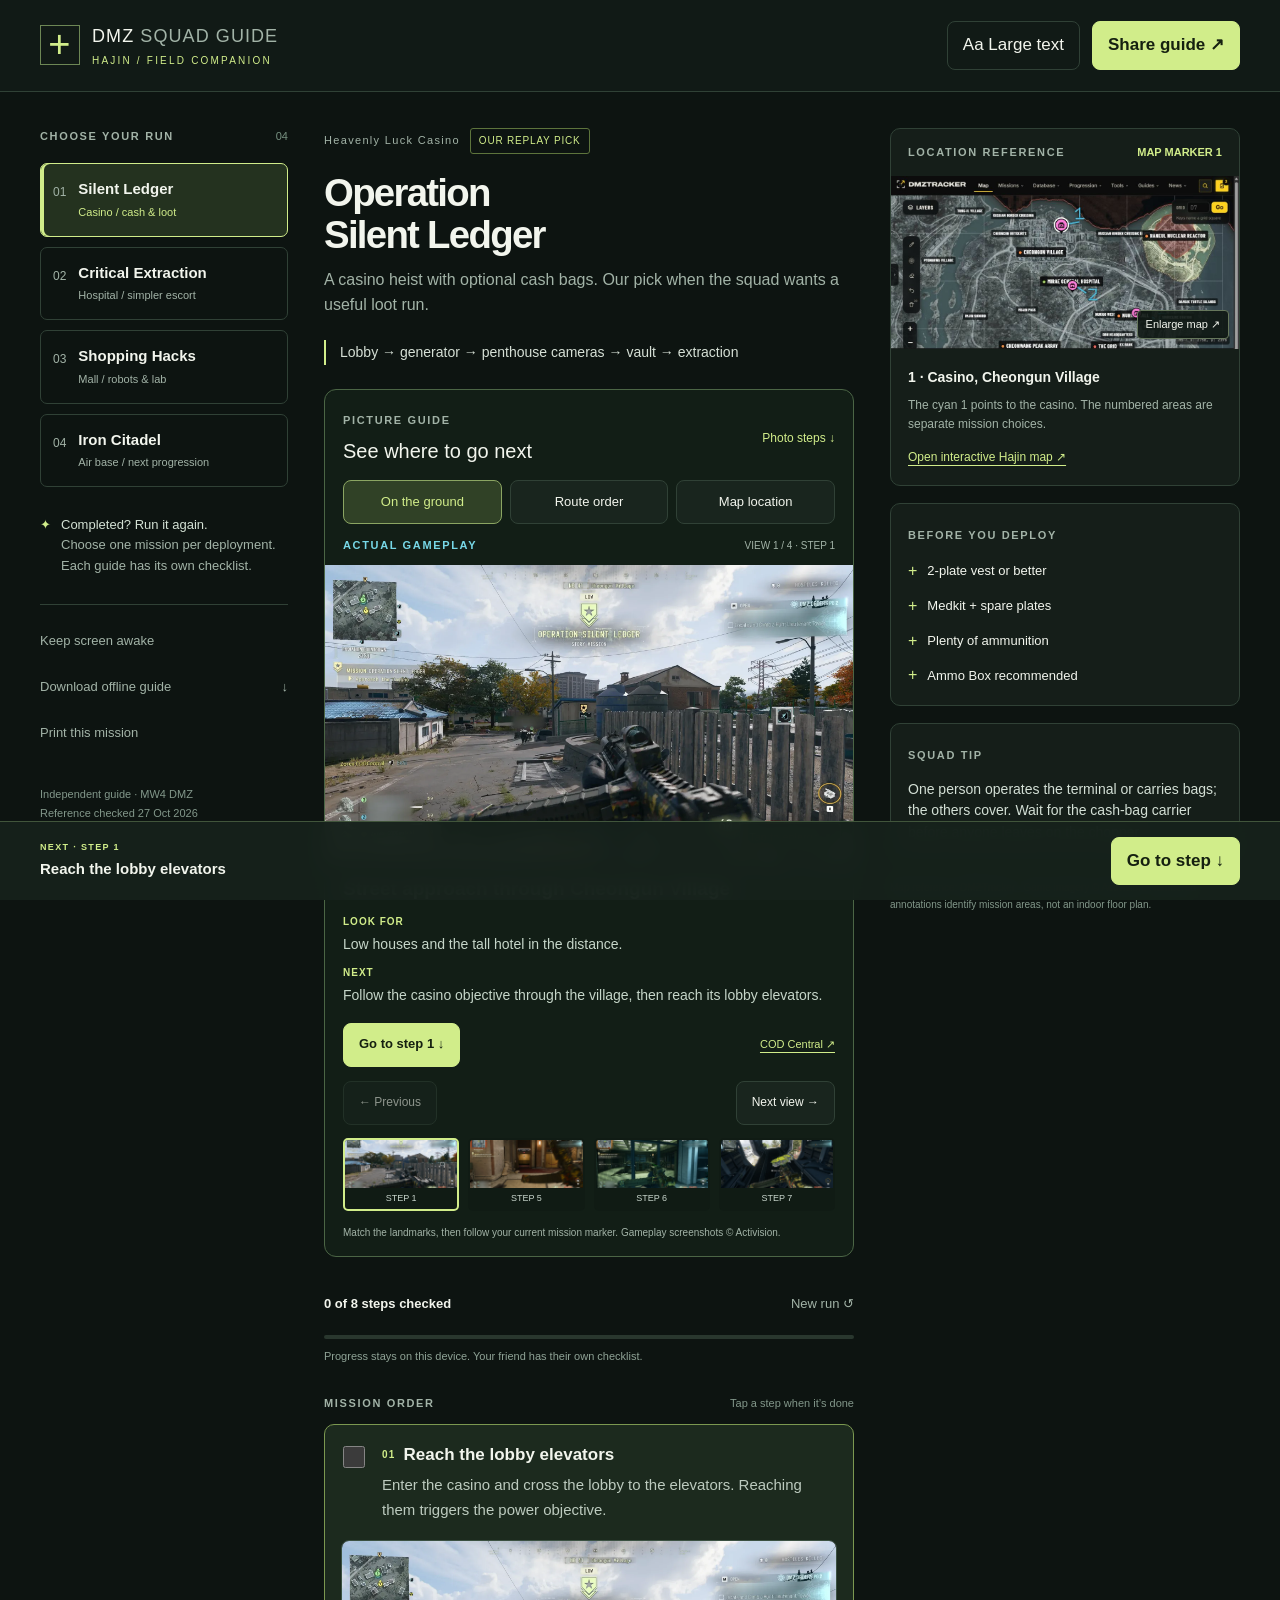
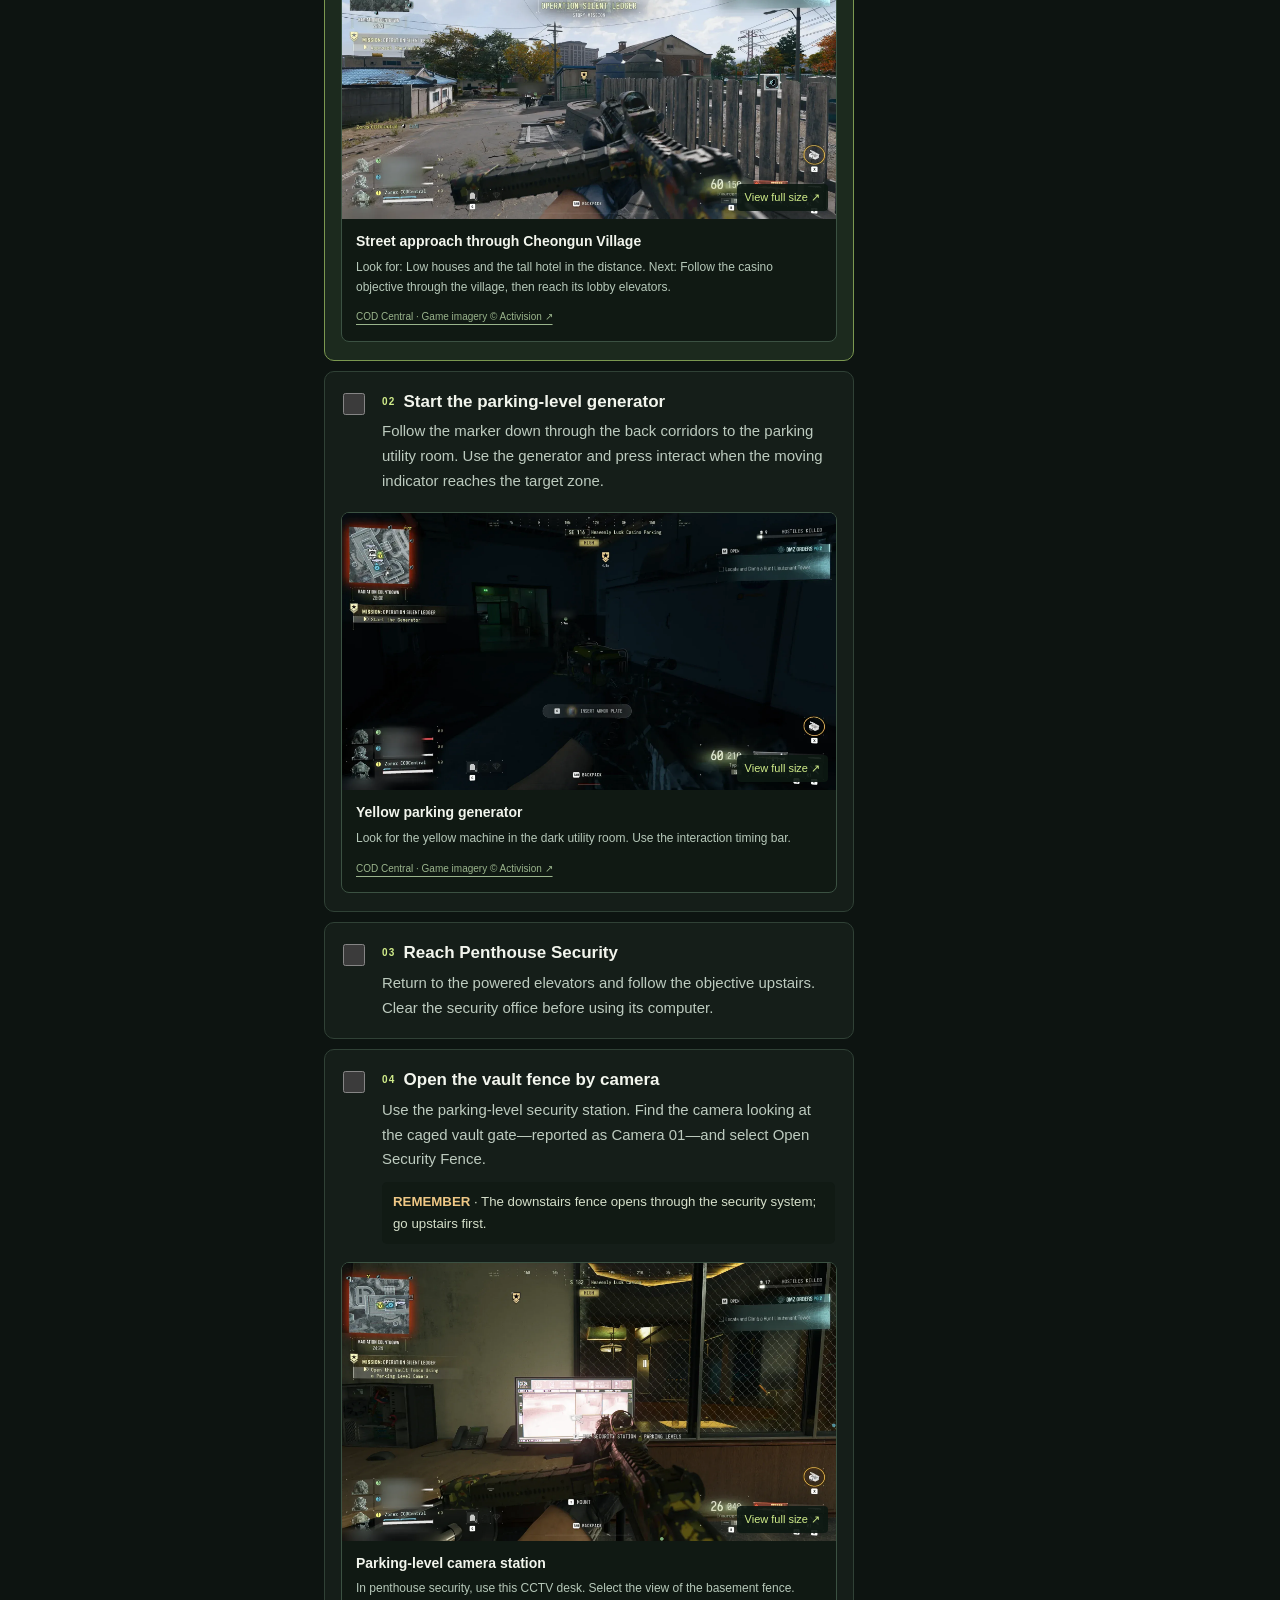
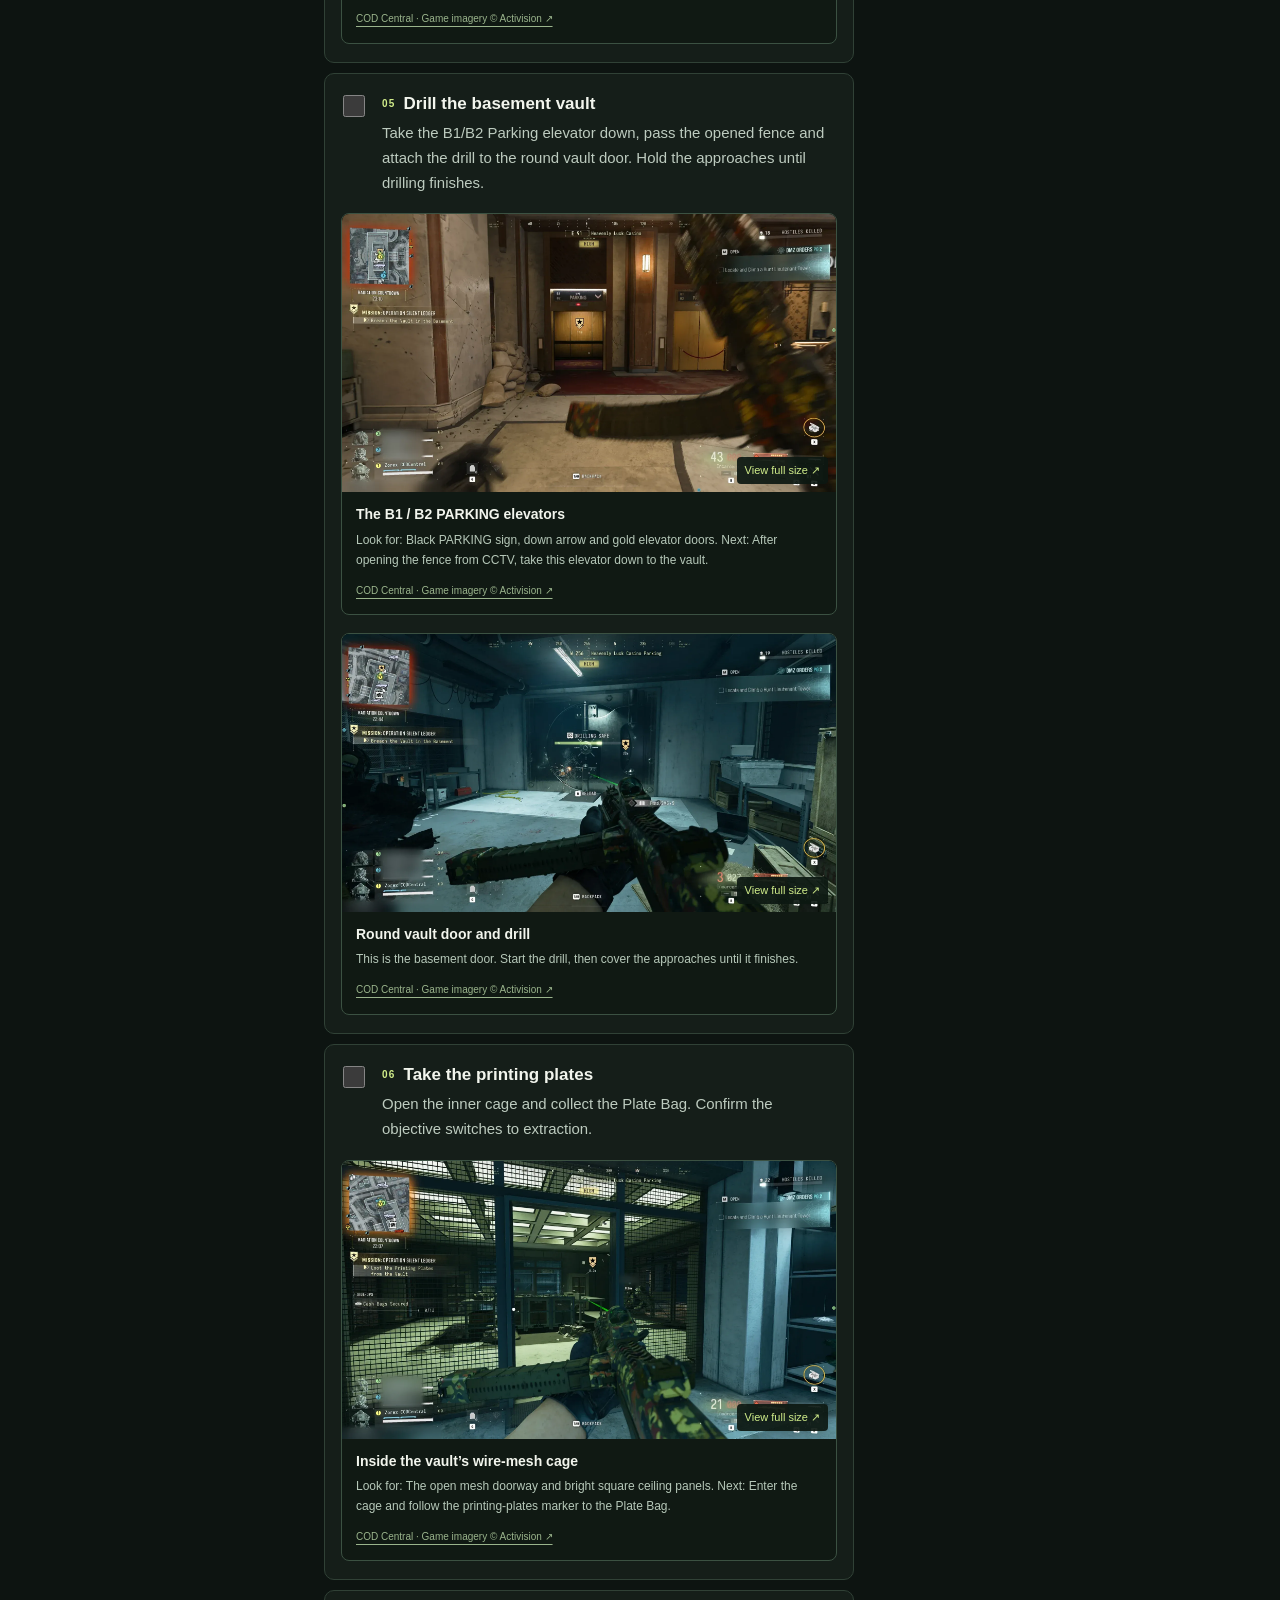
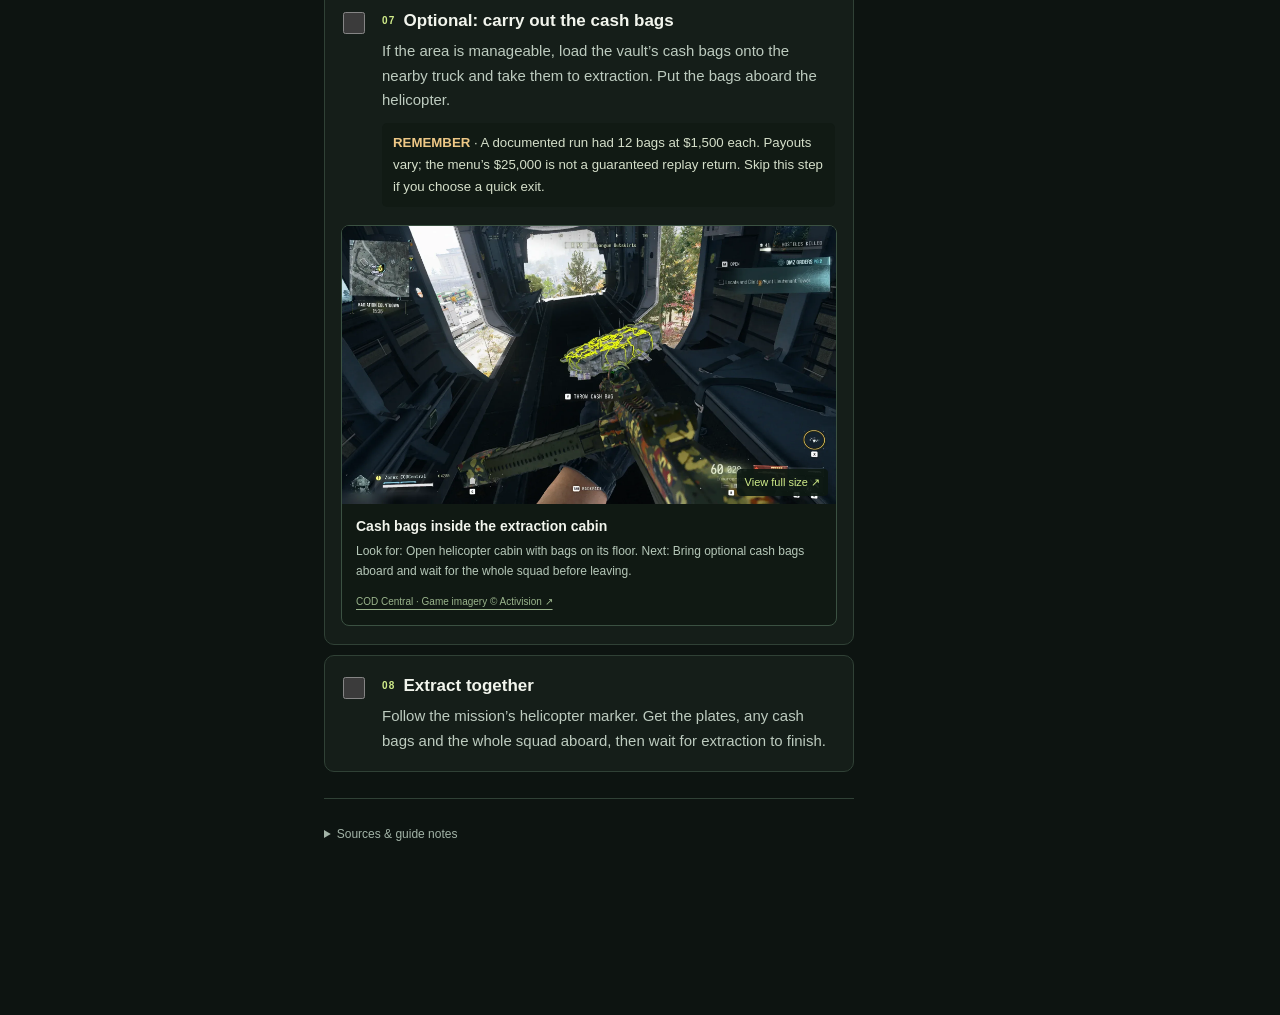
<file: docs/index.html>
<!doctype html>
<html lang="en">
<head>
  <meta charset="utf-8">
  <meta name="viewport" content="width=device-width, initial-scale=1, viewport-fit=cover">
  <meta name="theme-color" content="#111a16">
  <meta name="description" content="A phone and second-monitor companion for four Hajin DMZ missions. Follow ordered steps, track your run, and share a mission with your squad.">
  <title>DMZ Squad Guide · Hajin</title>
  <link rel="icon" href="data:image/svg+xml,%3Csvg xmlns='http://www.w3.org/2000/svg' viewBox='0 0 48 48'%3E%3Crect width='48' height='48' rx='12' fill='%23111a16'/%3E%3Cpath d='M12 24h24M24 12v24' stroke='%23d1ed8a' stroke-width='4'/%3E%3C/svg%3E">
  <link rel="stylesheet" href="styles.css">
</head>
<body>
  <a class="skip" href="#mission">Skip to mission steps</a>
  <header class="topbar">
    <a href="#silent-ledger" class="brand"><span class="crosshair" aria-hidden="true">+</span><span>DMZ <b>SQUAD GUIDE</b><small>HAJIN / FIELD COMPANION</small></span></a>
    <div class="top-actions"><button id="largeText" class="quiet" aria-pressed="false">Aa <span>Large text</span></button><button id="shareButton" class="primary">Share guide <span aria-hidden="true">↗</span></button></div>
  </header>
  <div class="workspace">
    <aside class="mission-rail" aria-label="Mission selection">
      <div class="rail-heading"><span class="eyebrow">CHOOSE YOUR RUN</span><span class="count">04</span></div>
      <nav id="missionNav" aria-label="Missions"></nav>
      <div class="rail-note"><span class="tiny-cross" aria-hidden="true">✦</span><p><strong>Completed? Run it again.</strong><br>Choose one mission per deployment. Each guide has its own checklist.</p></div>
      <div class="rail-tools"><button id="wakeButton" class="utility" aria-pressed="false">Keep screen awake</button><a class="utility" href="dmz-guide-offline.html" download>Download offline guide <span aria-hidden="true">↓</span></a><button id="printButton" class="utility">Print this mission</button></div>
      <p class="rail-foot">Independent guide · MW4 DMZ<br>Reference checked 27 Oct 2026</p>
    </aside>
    <main id="mission" tabindex="-1">
      <div id="missionHeader"></div>
      <section class="visual-panel" aria-label="Visual mission guide">
        <div class="visual-heading"><div><span class="eyebrow">PICTURE GUIDE</span><h2>See where to go next</h2></div><button id="photoJump" class="text-button">Photo steps ↓</button></div>
        <div class="visual-tabs" role="group" aria-label="Choose picture"><button id="showGround" aria-pressed="true">On the ground</button><button id="showRoute" aria-pressed="false">Route order</button><button id="showLocation" aria-pressed="false">Map location</button></div>
        <div id="groundView"><div class="ground-label"><span class="eyebrow">ACTUAL GAMEPLAY</span><span id="groundCount"></span></div><button id="groundImageButton" class="visual-preview"><img id="groundImage" alt=""><span>Tap to enlarge ↗</span></button><div class="ground-caption"><h3 id="groundTitle"></h3><p><b>LOOK FOR</b><span id="groundLandmark"></span></p><p><b>NEXT</b><span id="groundNext"></span></p><div class="ground-actions"><button id="groundStep" class="primary">Go to this step ↓</button><a id="groundSource" target="_blank" rel="noopener">Image source ↗</a></div></div><div class="ground-navigation"><button id="groundPrevious" aria-label="Previous ground view">← Previous</button><button id="groundNextButton" aria-label="Next ground view">Next view →</button></div><div id="groundChoices" class="ground-choices" role="group" aria-label="Choose a ground-level view"></div><p class="ground-note">Match the landmarks, then follow your current mission marker. Gameplay screenshots © Activision.</p></div>
        <button id="visualPreview" class="visual-preview" aria-label="Enlarge route picture"><img id="routePreview" alt=""><span>Tap to enlarge ↗</span></button>
        <p id="visualCaption" class="visual-caption"></p>
        <a id="downloadRoute" class="route-download" download>Save route picture ↓</a>
      </section>
      <div class="progress-block"><div class="progress-meta"><strong id="progressText" aria-live="polite"></strong><button id="resetButton" class="text-button">New run ↺</button></div><div class="progress-track" role="progressbar" aria-label="Mission progress" aria-valuemin="0" aria-valuemax="100" aria-valuenow="0"><span id="progressFill"></span></div><p class="local-note">Progress stays on this device. Your friend has their own checklist.</p></div>
      <div class="route-heading"><span class="eyebrow">MISSION ORDER</span><span>Tap a step when it’s done</span></div>
      <ol id="steps" class="steps"></ol>
      <div id="completion" class="completion" hidden><span aria-hidden="true">✓</span><div><strong>Run checklist complete.</strong><p>Confirm the game shows mission completion and successful extraction.</p></div></div>
      <details id="sources" class="sources"><summary>Sources & guide notes</summary><div id="sourceLinks"></div><p>Mission markers and your in-game objective take priority. Codes, threats and payouts can vary. This is a community reference, not a live game connection.</p></details>
    </main>
    <aside class="intel" aria-label="Map and squad notes">
      <div class="intel-sticky">
        <section class="map-card"><div class="card-top"><span class="eyebrow">LOCATION REFERENCE</span><span id="mapNumber" class="map-number"></span></div><button id="mapButton" class="map-button" aria-label="Enlarge mission map"><img id="mapImage" alt=""><span class="map-expand">Enlarge map ↗</span></button><div class="map-caption"><strong id="mapTitle"></strong><p id="mapCaption"></p><a id="liveMap" href="https://dmztracker.gg/map/hajin/" target="_blank" rel="noopener">Open interactive Hajin map ↗</a></div></section>
        <section class="kit-card"><span class="eyebrow">BEFORE YOU DEPLOY</span><ul id="kit"></ul></section>
        <section class="squad-card"><span class="eyebrow">SQUAD TIP</span><p id="squadTip"></p></section>
        <p class="credit">Map reference: DMZTracker · Game imagery © Activision. Numbered annotations identify mission areas, not an indoor floor plan.</p>
      </div>
    </aside>
  </div>
  <div class="fieldbar"><div><span class="eyebrow" id="nextLabel">NEXT STEP</span><strong id="nextTitle"></strong></div><button id="nextButton" class="primary">Go to step ↓</button><button id="mobileMap" class="quiet" aria-label="Open map">Map</button></div>
  <div id="toast" class="toast" role="status" aria-live="polite"></div>
  <dialog id="visualDialog" class="visual-dialog"><div class="dialog-head"><div><span id="pictureCount" class="eyebrow"></span><h2 id="pictureTitle"></h2></div><button id="closePicture" class="quiet" aria-label="Close picture">Close ×</button></div><p id="pictureCaption"></p><div id="pictureFrame" class="picture-frame"><img id="pictureImage" alt=""></div><div class="picture-controls"><button id="previousPicture" aria-label="Previous picture">← Previous</button><button id="zoomPicture" aria-pressed="false">Zoom in</button><button id="nextPicture" aria-label="Next picture">Next →</button></div><div class="picture-footer"><a id="pictureDownload" download>Save image ↓</a><a id="pictureSource" target="_blank" rel="noopener">Image source ↗</a></div></dialog>
  <dialog id="mapDialog" class="map-dialog"><div class="dialog-head"><div><span class="eyebrow">HAJIN / MISSION REFERENCE</span><h2 id="mapDialogTitle">Mission map</h2></div><button id="closeMap" class="quiet" aria-label="Close map">Close ×</button></div><p>Pinch or scroll to inspect. Use in-game markers for the room-by-room route.</p><div class="map-scroll"><img id="largeMap" alt=""></div><div class="map-legend" id="mapLegend"></div></dialog>
  <dialog id="shareDialog" class="share-dialog"><div class="dialog-head"><h2>Send this to your squad</h2><button id="closeShare" class="quiet" aria-label="Close sharing">Close ×</button></div><p>Opens on a phone, tablet or second monitor. This link opens the selected mission; checkmarks stay on each device.</p><label for="shareUrl">Mission link</label><input id="shareUrl" type="url" readonly><div class="share-actions"><button id="copyLink" class="primary">Copy link</button><button id="nativeShare" class="quiet">Share…</button></div><a class="offline-link" href="dmz-guide-offline.html" download>Or download a single-file offline guide ↓</a></dialog>
  <script src="visual-data.js"></script>
  <script src="app.js"></script>
</body>
</html>
</file>
<file: docs/styles.css>
:root{color-scheme:dark;--bg:#0d1411;--surface:#151e19;--panel:#19251e;--line:#304136;--muted:#a2b3a7;--text:#f2f5ed;--accent:#d1ed8a;--cyan:#77d8e7;--gold:#efc886;--size:17px}*{box-sizing:border-box}html{scroll-behavior:smooth;scroll-padding-top:110px}body{margin:0;background:var(--bg);color:var(--text);font-family:Segoe UI,Arial,sans-serif;font-size:var(--size);line-height:1.55;padding-bottom:110px}button,input,a{font:inherit}button,a{-webkit-tap-highlight-color:transparent}button{cursor:pointer;color:inherit}a{color:var(--accent);text-underline-offset:4px}button:focus-visible,a:focus-visible,input:focus-visible,summary:focus-visible{outline:3px solid var(--cyan);outline-offset:4px}button{border:1px solid var(--line);background:var(--panel);border-radius:8px;min-height:44px;padding:10px 15px}.quiet{background:transparent}.primary{background:var(--accent);color:#152010;border-color:var(--accent);font-weight:700}.primary:hover{background:#e1f7ac}.text-button{border:0;background:transparent;color:var(--muted);padding:6px 0}.text-button:hover{color:var(--text)}.skip{position:fixed;top:-80px;left:20px;z-index:20;background:var(--accent);color:#111;padding:12px}.skip:focus{top:10px}.topbar{height:92px;border-bottom:1px solid var(--line);display:flex;align-items:center;justify-content:space-between;padding:0 40px;background:#111a16;position:sticky;top:0;z-index:10}.brand{display:flex;gap:12px;text-decoration:none;color:var(--text);align-items:center;font-size:18px;letter-spacing:.06em}.brand b{font-weight:500;color:var(--muted)}.brand small{display:block;font-size:10px;letter-spacing:.22em;color:var(--accent);margin-top:2px}.crosshair{font-size:38px;font-weight:200;width:40px;height:40px;line-height:36px;text-align:center;border:1px solid #6d8755;color:var(--accent)}.top-actions{display:flex;gap:12px}.workspace{max-width:1620px;margin:0 auto;display:grid;grid-template-columns:248px minmax(360px,1fr) 350px;gap:36px;padding:36px 40px 20px}.eyebrow{font-size:11px;letter-spacing:.15em;font-weight:700;color:var(--muted);line-height:1.4}.rail-heading{display:flex;justify-content:space-between;margin-bottom:18px;align-items:center}.count{font-size:11px;color:#779181}.mission-rail{min-width:0}.mission-rail nav{display:grid;gap:10px}.mission-tab{display:flex;align-items:center;text-align:left;gap:12px;width:100%;padding:15px 12px;background:transparent;border:1px solid var(--line);border-radius:7px}.mission-tab[aria-pressed=true]{border-color:var(--accent);background:#24321f;box-shadow:inset 3px 0 var(--accent)}.mission-tab .tab-number{font-size:12px;color:var(--muted);align-self:flex-start;margin-top:4px}.mission-tab strong{font-size:15px;line-height:1.3;display:block;font-weight:600}.mission-tab small{font-size:11px;color:var(--muted);display:block;margin-top:5px}.mission-tab[aria-pressed=true] small{color:var(--accent)}.rail-note{display:flex;gap:10px;margin:28px 0;color:var(--muted);font-size:13px}.rail-note p{margin:0}.rail-note strong{color:#d4e2d5;font-weight:500}.tiny-cross{color:var(--accent)}.rail-tools{border-top:1px solid var(--line);padding-top:14px;display:grid;gap:2px}.utility{background:transparent;border:0;text-align:left;text-decoration:none;color:var(--muted);font-size:13px;padding:9px 0;min-height:44px;display:flex;align-items:center;justify-content:space-between}.utility:hover{color:var(--accent)}.rail-foot{font-size:11px;color:#82978a;line-height:1.8;margin-top:30px}main{min-width:0}main:focus{outline:none}.mission-kicker{display:flex;flex-wrap:wrap;gap:10px;align-items:center;font-size:11px;letter-spacing:.12em;color:var(--muted)}.badge{border:1px solid #5d743c;color:var(--accent);padding:4px 8px;border-radius:3px;font-size:10px;letter-spacing:.08em}.badge.critical{color:var(--gold);border-color:#8a6940}h1{font-size:clamp(30px,3vw,44px);line-height:1.1;font-weight:600;letter-spacing:-.045em;margin:18px 0 12px}.subtitle{color:var(--muted);margin:0;font-size:16px;max-width:44em}.objective-summary{font-size:14px;color:#d6e0d6;margin:22px 0 0;border-left:2px solid var(--accent);padding:2px 0 2px 14px}.progress-block{margin:25px 0 30px}.progress-meta{display:flex;justify-content:space-between;align-items:center;font-size:13px}.progress-track{height:4px;background:#29372e;border-radius:5px;margin-top:9px;overflow:hidden}.progress-track span{height:100%;background:var(--accent);display:block;transition:width .2s}.local-note{font-size:11px;color:#8fa396;margin:9px 0 0}.route-heading{display:flex;justify-content:space-between;gap:12px;align-items:center;margin-bottom:12px}.route-heading>span:last-child{font-size:11px;color:#82978a}.steps{padding:0;list-style:none;margin:0;display:grid;gap:10px}.step{border:1px solid var(--line);border-radius:10px;background:var(--surface);transition:border-color .18s;scroll-margin:115px}.step.is-next{border-color:#7b9850;background:#1c2a1e}.step label{display:grid;grid-template-columns:26px 1fr;gap:13px;padding:18px;cursor:pointer}.step input{width:22px;height:22px;accent-color:var(--accent);margin:3px 0 0;cursor:pointer}.step-body{min-width:0}.step-top{display:flex;align-items:center;gap:8px;margin-bottom:6px}.step-index{font-size:10px;letter-spacing:.12em;color:var(--accent);font-weight:700}.step-top strong{font-size:1em;line-height:1.4;font-weight:600}.step p{font-size:.88em;color:#bdcbbf;margin:0;line-height:1.65}.step.done{background:#101914;border-color:#233529}.step.done .step-top strong{color:#819688;text-decoration:line-through;text-decoration-thickness:1px}.step.done p{color:#718779}.step.done .step-index{color:#7b966c}.step-note{margin-top:10px!important;padding:9px 11px;border-radius:5px;background:#111a14;color:#d5dfca!important;font-size:.78em!important}.step-note b{color:var(--gold);font-weight:600}.completion{display:flex;gap:16px;background:#243321;border:1px solid #7b9850;border-radius:10px;padding:20px;margin-top:18px}.completion[hidden]{display:none}.completion>span{color:var(--accent);font-size:27px}.completion p{font-size:13px;color:var(--muted);margin:4px 0 0}.sources{font-size:12px;color:var(--muted);margin:26px 0;border-top:1px solid var(--line);padding-top:16px}.sources summary{cursor:pointer;min-height:44px;display:list-item;padding:10px 0}.sources ul{padding-left:18px}.sources li{margin:8px 0}.intel{min-width:0}.intel-sticky{position:sticky;top:124px}.map-card,.kit-card,.squad-card{border:1px solid var(--line);border-radius:10px;background:var(--surface);overflow:hidden;margin-bottom:17px}.card-top{display:flex;align-items:center;justify-content:space-between;padding:15px 17px}.map-number{color:var(--accent);font-size:11px;font-weight:700}.map-button{position:relative;padding:0;display:block;width:100%;border:0;border-radius:0;background:#0b0f0b;overflow:hidden;aspect-ratio:977/485}.map-button img{width:100%;height:auto;display:block}.map-expand{position:absolute;bottom:10px;right:10px;font-size:11px;padding:5px 8px;background:#101914e8;border:1px solid #66775c;border-radius:4px}.map-caption{padding:15px 17px}.map-caption strong{font-size:14px;font-weight:600}.map-caption p{font-size:12px;color:var(--muted);margin:6px 0 10px}.map-caption a{font-size:12px}.kit-card,.squad-card{padding:17px}.kit-card ul{list-style:none;padding:0;margin:12px 0 0;display:grid;gap:10px}.kit-card li{font-size:13px;display:flex;align-items:center;gap:10px}.kit-card li:before{content:'+';color:var(--accent);font-size:16px}.squad-card p{font-size:14px;color:#d3dfd5;margin:11px 0 0}.credit{font-size:10px;color:#82978a;line-height:1.7}.fieldbar{position:fixed;bottom:0;left:0;right:0;z-index:9;padding:15px 40px max(15px,env(safe-area-inset-bottom));background:#16221cf5;border-top:1px solid #41553b;backdrop-filter:blur(10px);display:flex;align-items:center;gap:18px}.fieldbar>div{flex:1;min-width:0}.fieldbar .eyebrow{display:block;font-size:9px;color:var(--accent);margin-bottom:3px}.fieldbar strong{font-size:15px;font-weight:600;display:block;overflow:hidden;text-overflow:ellipsis;white-space:nowrap}.fieldbar .quiet{display:none}.toast{position:fixed;bottom:104px;left:50%;transform:translateX(-50%);padding:10px 18px;background:var(--accent);color:#182112;border-radius:6px;font-size:13px;z-index:40;max-width:90vw;text-align:center;box-shadow:0 4px 30px #0008;opacity:0;pointer-events:none;transition:opacity .2s}.toast.visible{opacity:1}dialog{background:#141e18;color:var(--text);border:1px solid #546b48;border-radius:14px;padding:24px;max-width:94vw;box-shadow:0 30px 100px #0009}dialog::backdrop{background:#060c09d9;backdrop-filter:blur(4px)}.dialog-head{display:flex;align-items:center;justify-content:space-between;gap:20px}.dialog-head h2{font-size:22px;line-height:1.25;font-weight:500;margin:5px 0}.map-dialog{width:1100px}.map-dialog>p{font-size:13px;color:var(--muted)}.map-scroll{overflow:auto;max-height:65vh;border:1px solid var(--line);border-radius:7px;touch-action:pan-x pan-y pinch-zoom}.map-scroll img{display:block;width:100%;min-width:800px;height:auto}.map-legend{font-size:13px;color:var(--muted);margin-top:14px}.share-dialog{width:520px}.share-dialog>p{color:var(--muted);font-size:14px;margin:18px 0}.share-dialog label{font-size:12px;display:block;margin-bottom:8px}.share-dialog input{width:100%;background:#0d1510;border:1px solid var(--line);padding:13px;color:var(--text);border-radius:6px;font-size:13px;min-width:0}.share-actions{display:flex;gap:10px;margin-top:15px}.offline-link{font-size:12px;display:inline-block;margin-top:24px}body.large{--size:20px}body.large .subtitle,body.large .fieldbar strong{font-size:18px}body.large .step label{padding:22px}button[disabled]{opacity:.55;cursor:default}@media(min-width:1600px){.workspace{grid-template-columns:260px minmax(360px,1fr) 380px;gap:48px;padding-top:48px}}@media(max-width:1180px){.workspace{grid-template-columns:205px minmax(330px,1fr) 290px;gap:22px;padding:28px 24px}.topbar{padding:0 24px}.mission-tab{padding:12px 10px}.mission-tab strong{font-size:14px}.fieldbar{padding-left:24px;padding-right:24px}}@media(max-width:1020px){.workspace{grid-template-columns:185px 1fr;gap:25px}.intel{grid-column:2}.intel-sticky{position:static;display:grid;grid-template-columns:1fr 1fr;gap:16px}.map-card{grid-row:span 2}.kit-card,.squad-card,.map-card{margin:0}.credit{grid-column:1/-1}.fieldbar .quiet{display:block}.mission-rail{grid-row:span 2}.topbar{height:80px}.brand{font-size:16px}.top-actions .quiet span{display:none}}@media(max-width:700px){html{scroll-padding-top:95px}.topbar{height:72px;padding:0 16px;gap:10px}.brand{gap:8px;font-size:14px}.brand small{font-size:8px;letter-spacing:.11em}.brand b{display:block;font-size:10px;letter-spacing:.1em}.crosshair{width:31px;height:31px;font-size:28px;line-height:27px}.top-actions{gap:7px}.top-actions button{padding:8px 10px;font-size:12px}.top-actions .quiet{min-width:42px}.workspace{display:flex;flex-direction:column;padding:22px 16px;gap:24px}.rail-heading{margin-bottom:11px}.mission-rail nav{grid-template-columns:1fr 1fr;gap:8px}.mission-tab{padding:10px;gap:9px;min-height:73px}.mission-tab strong{font-size:13px}.mission-tab small{font-size:10px}.rail-note{display:none}.rail-tools{display:none}.rail-foot{display:none}h1{font-size:34px;margin-top:14px}.subtitle{font-size:14px}.objective-summary{font-size:13px;margin-top:18px}.progress-block{margin:22px 0}.step label{padding:16px 13px;gap:11px}.step-top{align-items:flex-start}.step-top strong{font-size:16px}.step p{font-size:14px}.step-note{font-size:12px!important}.step{scroll-margin:90px}.local-note{font-size:10px}.intel-sticky{display:block}.map-card,.kit-card,.squad-card{margin-bottom:16px}.map-button{max-height:330px}.kit-card ul{grid-template-columns:1fr 1fr;gap:11px 16px}.credit{font-size:10px}.fieldbar{padding:12px 14px max(12px,env(safe-area-inset-bottom));gap:8px}.fieldbar strong{font-size:13px}.fieldbar button{font-size:12px;padding:9px 10px}.fieldbar>div{flex:1;max-width:calc(100% - 167px)}.fieldbar .eyebrow{font-size:8px}.fieldbar .quiet{display:block}.route-heading>span:last-child{font-size:10px}dialog{padding:17px;width:calc(100vw - 24px);max-width:calc(100vw - 24px)}.dialog-head h2{font-size:18px}.dialog-head .quiet{font-size:12px;padding:8px}.map-scroll{max-height:58vh}.map-scroll img{min-width:850px}.map-legend{font-size:12px}.share-dialog input{font-size:12px}body.large .step-top strong{font-size:19px}body.large .step p{font-size:17px}body.large .step label{padding:18px 13px}body.large .step-note{font-size:15px!important}}@media(prefers-reduced-motion:reduce){html{scroll-behavior:auto}*{transition:none!important}}@media print{body{background:white;color:black;padding:0;font-size:11pt}.topbar,.mission-rail,.fieldbar,.top-actions,.sources,.text-button,.local-note,.toast,dialog{display:none!important}.workspace{display:block;padding:0}.intel-sticky{position:static}.step,.step.is-next,.step.done,.map-card,.kit-card,.squad-card{background:white;border:1px solid #aaa;break-inside:avoid;color:black}.step p,.step.done p,.step.done .step-top strong,.subtitle,.objective-summary,.map-caption p,.kit-card,.squad-card p,.eyebrow{color:#333}.step label{padding:9px}.step-note{background:#eee;color:black!important}.intel{margin-top:24px}.map-card{max-width:500px}.map-expand,.map-caption a{display:none}.progress-block{margin:15px 0}.credit{color:#555}}
.visual-panel{margin:24px 0;border:1px solid #4b6545;border-radius:12px;background:#121e16;overflow:hidden}.visual-heading{display:flex;align-items:center;justify-content:space-between;gap:12px;padding:16px 18px 10px}.visual-heading h2{font-size:20px;margin:3px 0;font-weight:500}.visual-heading .text-button{font-size:12px;color:var(--accent);white-space:nowrap}.visual-tabs{display:flex;gap:8px;padding:0 18px 14px}.visual-tabs button{flex:1;font-size:13px;min-height:44px;padding:8px}.visual-tabs button[aria-pressed=true]{background:#304126;color:var(--accent);border-color:#8ba562}.visual-preview{display:block;width:100%;position:relative;padding:0;border:0;border-radius:0;background:#101b14}.visual-preview img{display:block;width:100%;height:auto}.visual-preview>span{position:absolute;bottom:10px;right:12px;background:#0c180eea;border:1px solid #68805d;padding:5px 9px;border-radius:4px;font-size:11px;color:var(--accent)}.visual-preview.location-preview{aspect-ratio:977/485;overflow:hidden}.visual-preview.location-preview img{position:absolute;top:0;left:0}.visual-caption{padding:0 18px;color:var(--muted);font-size:12px;margin:14px 0 9px}.route-download{display:inline-block;margin:0 18px 16px;font-size:12px}.step-photo{margin:0 16px 18px;border:1px solid #3b5142;border-radius:8px;overflow:hidden;background:#101913}.step-photo button{display:block;position:relative;padding:0;border:0;border-radius:0;width:100%;background:#070d09}.step-photo img{display:block;width:100%;height:auto;aspect-ratio:16/9;object-fit:contain}.step-photo button span{position:absolute;bottom:8px;right:8px;background:#0d1812eb;padding:5px 8px;border-radius:4px;font-size:11px;color:var(--accent)}.step-photo figcaption{padding:12px 14px}.step-photo figcaption strong{display:block;font-size:14px;color:#f2f5ed}.step-photo figcaption p{font-size:12px;margin:5px 0;color:#b6c8b9}.step-photo figcaption a{font-size:10px;color:#9ab48c}.visual-dialog{width:1100px;max-height:94vh;overflow:auto}.visual-dialog>p{font-size:14px;color:var(--muted);margin:12px 0}.picture-frame{overflow:auto;max-height:56vh;border:1px solid var(--line);border-radius:8px;touch-action:pan-x pan-y pinch-zoom;background:#07100a}.picture-frame img{display:block;width:100%;height:auto}.picture-frame.route-frame img{width:auto;max-width:100%;max-height:56vh;margin:0 auto}.picture-frame.zoomed img{width:1600px;max-width:none;max-height:none}.picture-frame.zoomed.route-frame img{width:800px}.picture-controls{display:flex;justify-content:space-between;gap:10px;margin-top:14px}.picture-controls button{font-size:13px}.picture-footer{display:flex;gap:20px;justify-content:space-between;margin-top:13px;font-size:11px}.step.done .step-photo{opacity:.8}@media(max-width:700px){.visual-heading{padding:14px 12px 10px}.visual-heading h2{font-size:18px}.visual-tabs{padding:0 12px 12px;gap:7px}.visual-tabs button{font-size:12px}.visual-caption{padding:0 12px;font-size:11px}.route-download{margin-left:12px}.step-photo{margin:0 12px 15px}.picture-controls{gap:6px}.picture-controls button{font-size:11px;padding:8px 10px}.picture-frame.route-frame img{max-height:none;width:100%}.visual-dialog .dialog-head{gap:10px}.visual-dialog .dialog-head h2{font-size:17px}.visual-dialog>p{font-size:12px}.visual-dialog .dialog-head .quiet{flex-shrink:0}.picture-frame{max-height:52vh}.picture-frame.zoomed img{width:1400px}.picture-frame.zoomed.route-frame img{width:700px}.visual-preview>span{font-size:10px}.picture-footer{font-size:10px}}@media print{.visual-tabs,.visual-heading button,.route-download,.visual-preview>span,.step-photo button>span,.step-photo figcaption a{display:none}.visual-panel{break-inside:avoid;max-width:450px}.step-photo{max-width:450px}.step-photo figcaption strong,.step-photo figcaption p{color:#222}.visual-caption{color:#333}.step-photo{background:white}.visual-heading h2{color:black}}
.picture-frame:not(.zoomed) img{width:auto;max-width:100%;max-height:56vh;margin:0 auto;object-fit:contain}@media(max-width:700px){.picture-frame:not(.zoomed) img{width:auto;max-width:100%;max-height:52vh}}
[hidden]{display:none!important}.ground-label{display:flex;align-items:center;justify-content:space-between;gap:10px;padding:0 18px 12px}.ground-label .eyebrow{color:var(--cyan)}#groundCount{font-size:10px;color:var(--muted)}.ground-caption{padding:14px 18px}.ground-caption h3{margin:0 0 12px;font-size:19px;font-weight:600;line-height:1.35}.ground-caption p{margin:10px 0;font-size:14px;color:#c6d6c9;line-height:1.6}.ground-caption p b{display:block;color:var(--accent);font-size:10px;letter-spacing:.1em;margin-bottom:3px}.ground-actions{display:flex;align-items:center;justify-content:space-between;gap:10px;margin-top:16px}.ground-actions button{font-size:13px}.ground-actions a{font-size:11px}.ground-navigation{display:flex;justify-content:space-between;gap:12px;padding:0 18px 13px}.ground-navigation button{font-size:12px}.ground-choices{display:flex;gap:9px;padding:0 18px 14px;overflow:auto}.ground-choices button{padding:0;overflow:hidden;border-radius:5px;min-width:76px;flex:1;max-width:130px;background:#101b14;border:2px solid transparent}.ground-choices button[aria-pressed=true]{border-color:var(--accent)}.ground-choices img{display:block;width:100%;height:48px;object-fit:cover}.ground-choices span{font-size:9px;color:#c8d5cc;display:block;padding:4px}.ground-note{font-size:10px;color:var(--muted);padding:0 18px;margin:0 0 15px}@media(max-width:700px){.visual-tabs{gap:5px}.visual-tabs button{padding:8px 5px;font-size:11px}.ground-label{padding:0 12px 10px}.ground-label .eyebrow{font-size:9px}.ground-caption{padding:12px}.ground-caption h3{font-size:17px}.ground-caption p{font-size:13px}.ground-actions button{font-size:12px}.ground-navigation,.ground-choices{padding-left:12px;padding-right:12px}.ground-note{padding:0 12px}}@media print{.ground-actions,.ground-navigation,.ground-choices{display:none}.ground-caption p,.ground-caption h3,.ground-note{color:#222}}
</file>
